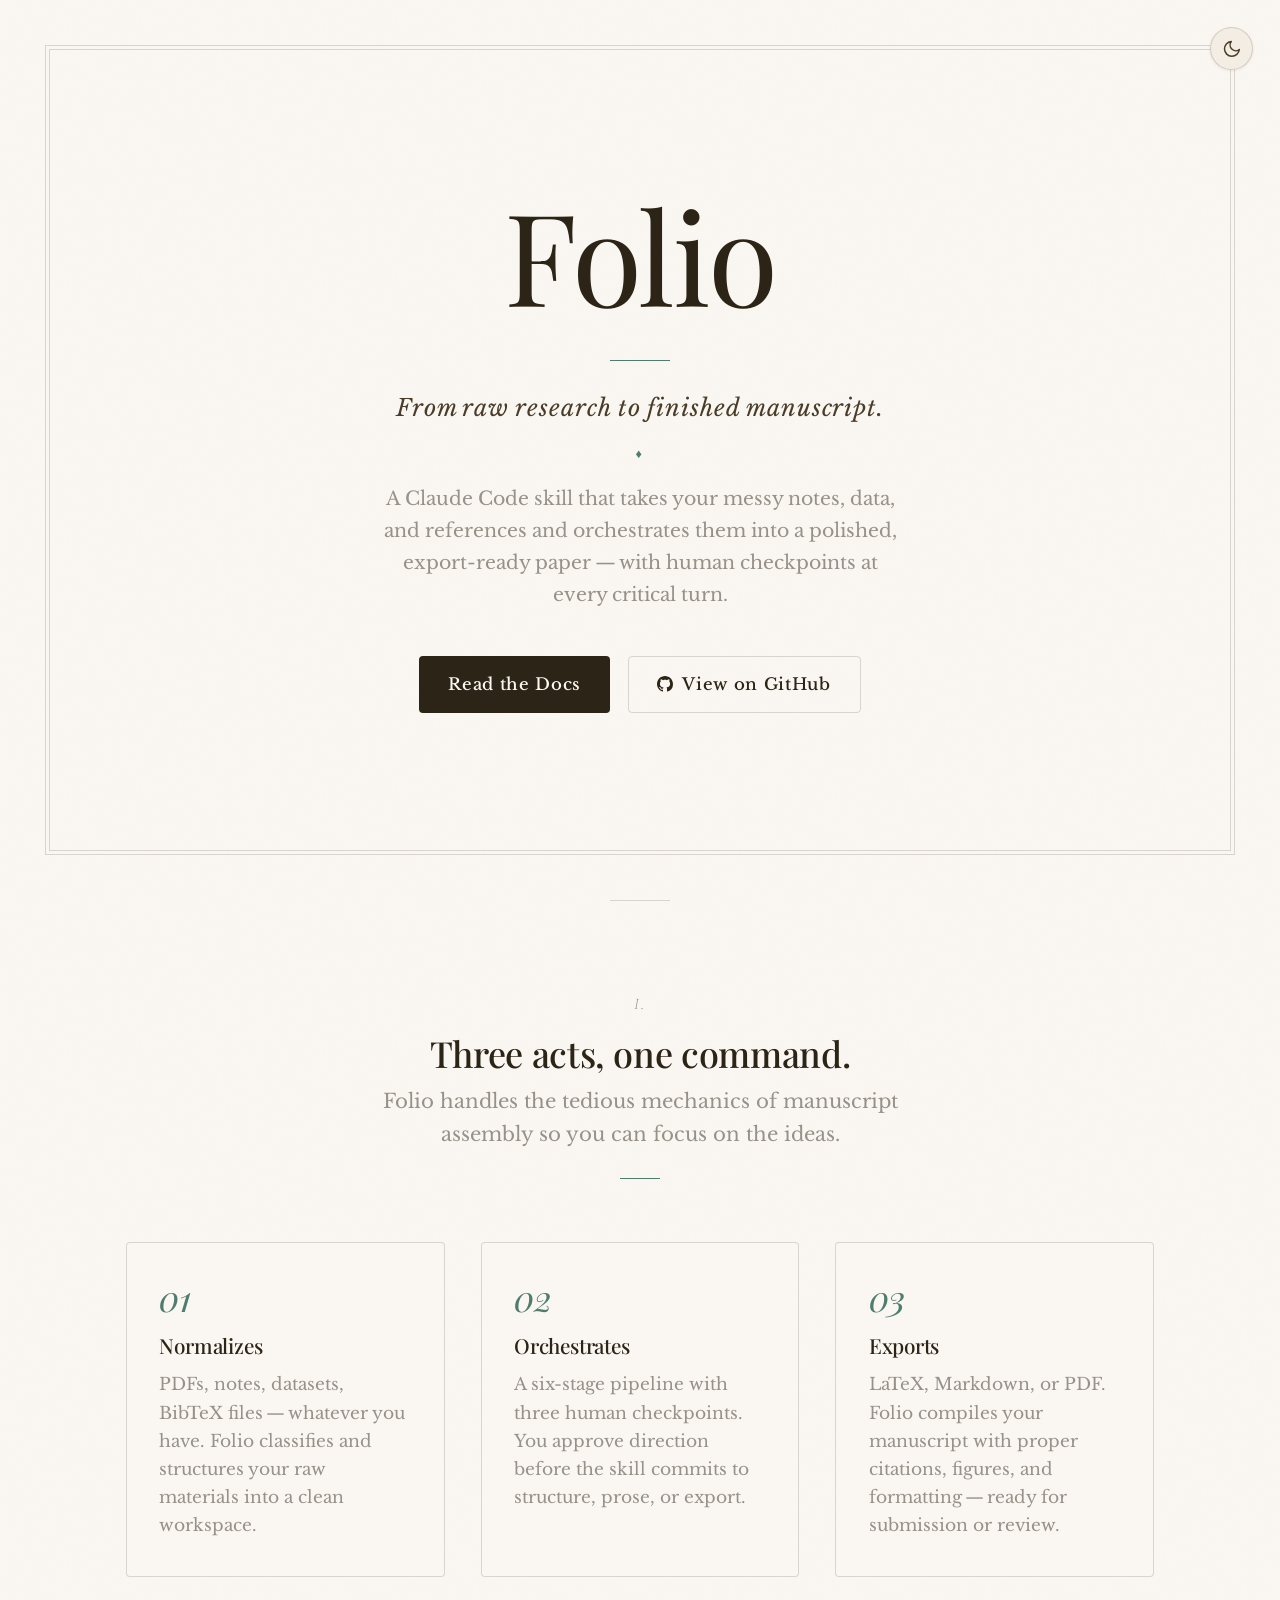
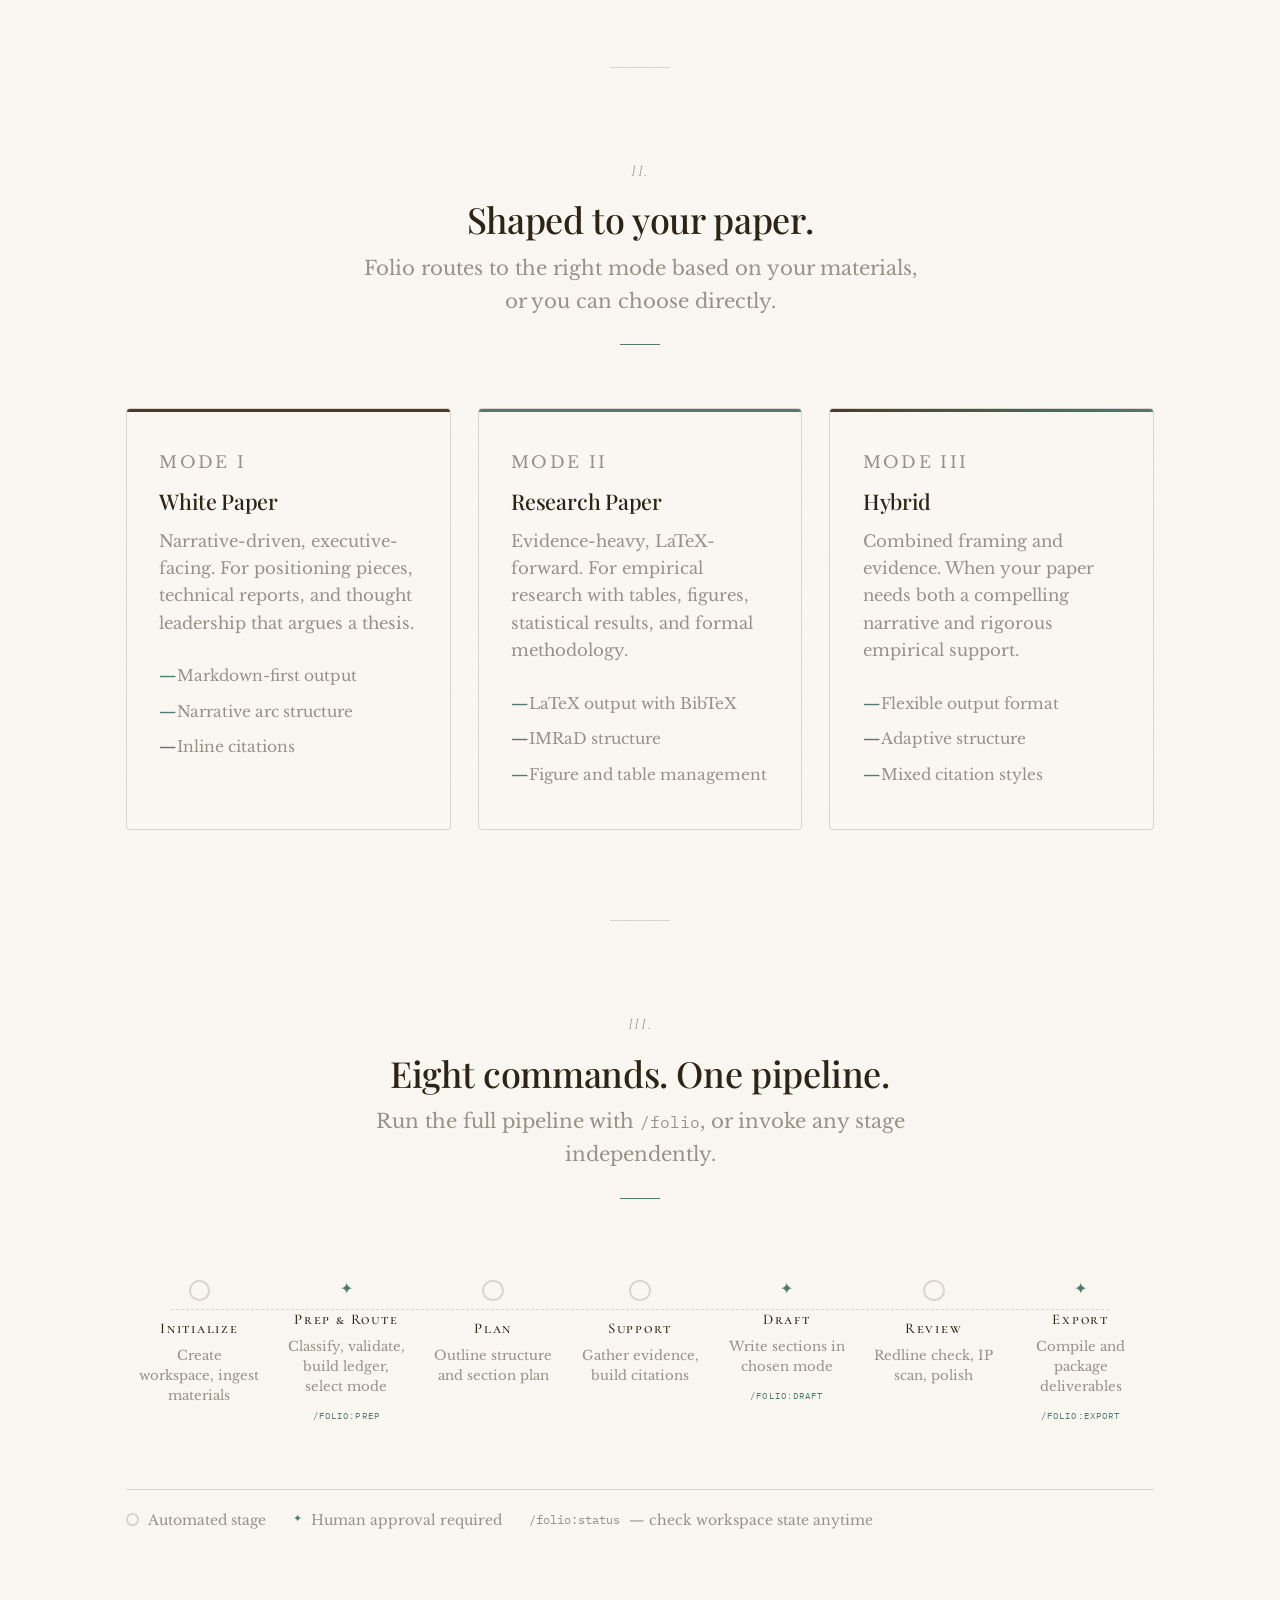
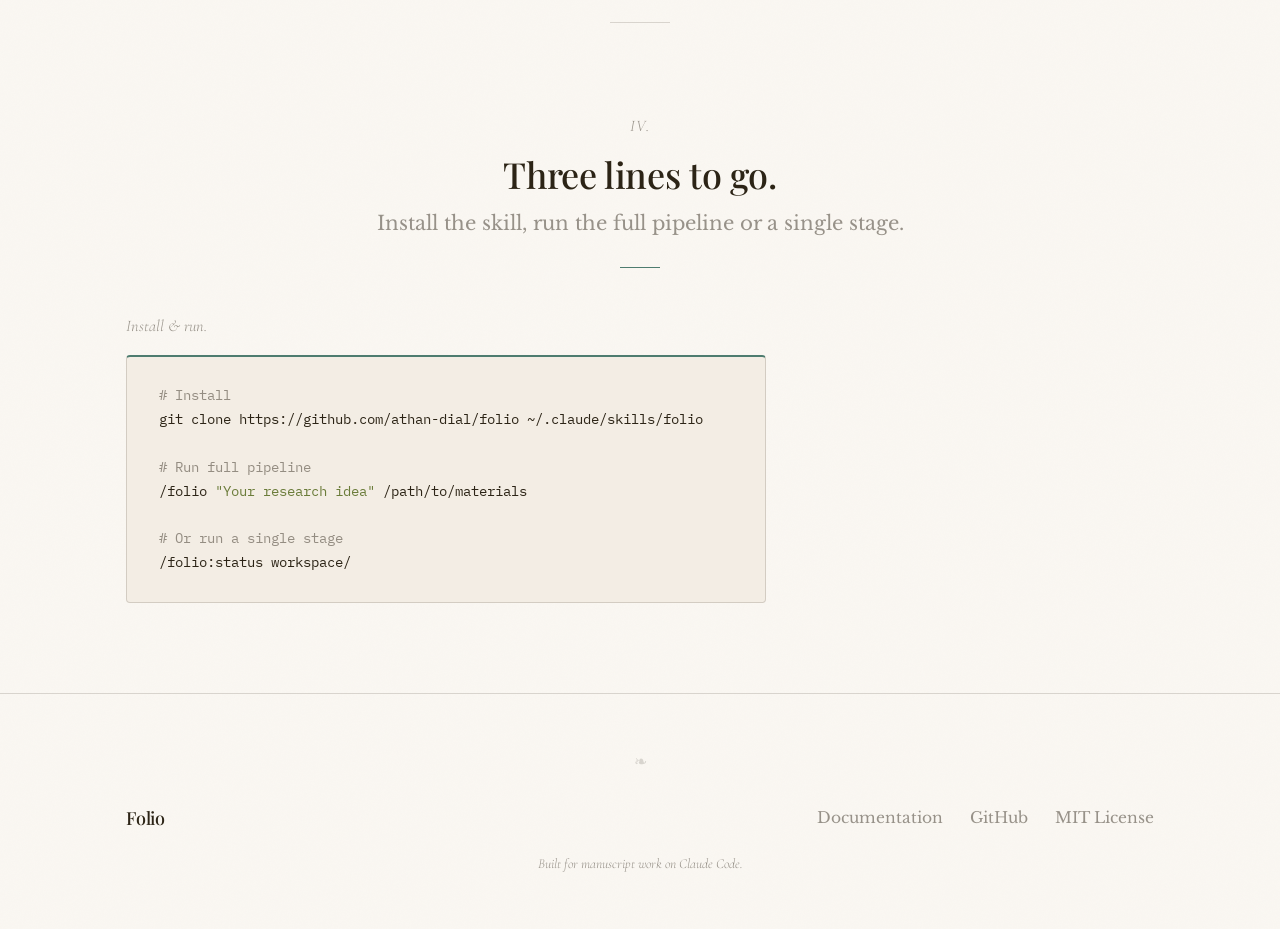
<file: plugins/folio/site/index.html>
<!DOCTYPE html>
<html lang="en">
<head>
<meta charset="UTF-8">
<meta name="viewport" content="width=device-width, initial-scale=1.0">
<title>Folio &mdash; From raw research to finished manuscript</title>
<meta name="description" content="A Claude Code skill that orchestrates research manuscripts from messy materials into polished, exportable papers.">
<link href="https://fonts.googleapis.com/css2?family=Cormorant+Garamond:ital,wght@0,300;0,400;0,500;1,300;1,400&family=Libre+Baskerville:ital,wght@0,400;0,700;1,400&family=Playfair+Display:ital,wght@0,400;0,500;0,600;0,700;1,400;1,500&family=IBM+Plex+Mono:ital,wght@0,300;0,400;0,500;1,400&display=swap" rel="stylesheet">
<style>
/* ================================================================
   RESET & BASE
   ================================================================ */
*, *::before, *::after { margin: 0; padding: 0; box-sizing: border-box; }

:root {
  --ink:        #2c2416;
  --ink-light:  #4a3c28;
  --ink-lighter: rgba(44, 36, 22, 0.48);
  --ink-faint:  rgba(44, 36, 22, 0.16);
  --ink-ghost:  rgba(44, 36, 22, 0.08);
  --verdigris:  #4e7c6f;
  --verdigris-light: rgba(78, 124, 111, 0.12);
  --parchment:  #faf7f2;
  --parchment-warm: #f3ede4;
  --parchment-deep: #ebe3d6;
  --code-bg:    #f3ede4;
  --shadow-sm:  0 1px 3px rgba(44, 36, 22, 0.08);
  --shadow-md:  0 4px 12px rgba(44, 36, 22, 0.10);
  --shadow-lg:  0 8px 24px rgba(44, 36, 22, 0.12);
  --radius:     4px;
  --transition: 220ms ease;
}

[data-theme="dark"] {
  --ink:        #f2ebe0;
  --ink-light:  #c8baa6;
  --ink-lighter: rgba(242, 235, 224, 0.46);
  --ink-faint:  rgba(242, 235, 224, 0.14);
  --ink-ghost:  rgba(242, 235, 224, 0.06);
  --verdigris:  #7ab8a8;
  --verdigris-light: rgba(122, 184, 168, 0.14);
  --parchment:  #1e1a14;
  --parchment-warm: #26211a;
  --parchment-deep: #2e2820;
  --code-bg:    #26211a;
  --shadow-sm:  0 1px 3px rgba(10, 8, 4, 0.24);
  --shadow-md:  0 4px 12px rgba(10, 8, 4, 0.30);
  --shadow-lg:  0 8px 24px rgba(10, 8, 4, 0.36);
}

html {
  font-size: 18px;
  scroll-behavior: smooth;
  -webkit-font-smoothing: antialiased;
}

/* Paper texture */
body {
  font-family: "Libre Baskerville", Georgia, serif;
  font-size: 1rem;
  font-weight: 400;
  color: var(--ink);
  background: var(--parchment);
  line-height: 1.72;
  transition: background var(--transition), color var(--transition);
  background-image: url("data:image/svg+xml,%3Csvg viewBox='0 0 256 256' xmlns='http://www.w3.org/2000/svg'%3E%3Cfilter id='n'%3E%3CfeTurbulence type='fractalNoise' baseFrequency='0.9' numOctaves='4' stitchTiles='stitch'/%3E%3C/filter%3E%3Crect width='100%25' height='100%25' filter='url(%23n)' opacity='0.02'/%3E%3C/svg%3E");
  background-repeat: repeat;
  background-size: 256px 256px;
}

[data-theme="dark"] body {
  background-image: url("data:image/svg+xml,%3Csvg viewBox='0 0 256 256' xmlns='http://www.w3.org/2000/svg'%3E%3Cfilter id='n'%3E%3CfeTurbulence type='fractalNoise' baseFrequency='0.9' numOctaves='4' stitchTiles='stitch'/%3E%3C/filter%3E%3Crect width='100%25' height='100%25' filter='url(%23n)' opacity='0.03'/%3E%3C/svg%3E");
}

/* Selection */
::selection {
  background: rgba(78, 124, 111, 0.2);
}
[data-theme="dark"] ::selection {
  background: rgba(122, 184, 168, 0.2);
}

/* ================================================================
   TYPOGRAPHY
   ================================================================ */
h1, h2, h3, h4 {
  font-family: "Playfair Display", Georgia, serif;
  font-weight: 500;
  letter-spacing: -0.01em;
  line-height: 1.3;
}

a {
  color: var(--verdigris);
  text-decoration: none;
  border-bottom: 1px solid var(--verdigris-light);
  transition: color var(--transition), border-color var(--transition);
}
a:hover {
  border-bottom-color: var(--verdigris);
}

code, .code {
  font-family: "IBM Plex Mono", Menlo, monospace;
  font-weight: 400;
  font-size: 0.82em;
}

.small-caps {
  font-variant: small-caps;
  letter-spacing: 0.12em;
  font-weight: 500;
}

/* ================================================================
   LAYOUT
   ================================================================ */
.container {
  max-width: var(--max-w, 1100px);
  margin: 0 auto;
  padding: 0 2rem;
}

section {
  padding: 5rem 0;
}

/* Section divider — thin centered hairline */
.section-divider {
  display: block;
  width: 60px;
  height: 1px;
  background: var(--ink-faint);
  border: none;
  margin: 0 auto;
}

/* ================================================================
   THEME TOGGLE
   ================================================================ */
.theme-toggle {
  position: fixed;
  top: 1.5rem;
  right: 1.5rem;
  z-index: 100;
  width: 2.4rem;
  height: 2.4rem;
  border: 1px solid var(--ink-faint);
  border-radius: 50%;
  background: var(--parchment-warm);
  cursor: pointer;
  display: flex;
  align-items: center;
  justify-content: center;
  transition: background var(--transition), border-color var(--transition), transform 180ms ease;
  box-shadow: var(--shadow-sm);
}
.theme-toggle:hover {
  transform: scale(1.08);
  border-color: var(--ink-lighter);
}
.theme-toggle svg {
  width: 1.1rem;
  height: 1.1rem;
  fill: none;
  stroke: var(--ink-light);
  stroke-width: 1.8;
  stroke-linecap: round;
  stroke-linejoin: round;
  transition: stroke var(--transition);
}
.theme-toggle .icon-moon { display: block; }
.theme-toggle .icon-sun  { display: none; }
[data-theme="dark"] .theme-toggle .icon-moon { display: none; }
[data-theme="dark"] .theme-toggle .icon-sun  { display: block; }

/* ================================================================
   HERO
   ================================================================ */
.hero {
  min-height: 100vh;
  display: flex;
  align-items: center;
  justify-content: center;
  text-align: center;
  padding: 4rem 2rem;
  position: relative;
  overflow: hidden;
}

/* Double decorative border frame — outer rule */
.hero::before {
  content: "";
  position: absolute;
  inset: 2.5rem;
  border: 1px solid var(--ink-faint);
  pointer-events: none;
}

/* Double decorative border frame — inner rule (3px gap) */
.hero::after {
  content: "";
  position: absolute;
  inset: calc(2.5rem + 4px);
  border: 1px solid var(--ink-faint);
  pointer-events: none;
}

.hero-inner {
  max-width: 680px;
}

.hero-title {
  font-family: "Playfair Display", Georgia, serif;
  font-size: clamp(4rem, 10vw, 8rem);
  font-weight: 400;
  letter-spacing: -0.02em;
  line-height: 1.05;
  margin-bottom: 0.3em;
  color: var(--ink);
}

.hero-rule {
  width: 60px;
  height: 1px;
  background: var(--verdigris);
  border: none;
  margin: 0 auto 1.5rem;
}

.hero-tagline {
  font-family: "Libre Baskerville", Georgia, serif;
  font-size: 1.3rem;
  font-weight: 400;
  font-style: italic;
  font-style: italic;
  color: var(--ink-light);
  margin-bottom: 0.8rem;
  letter-spacing: 0.04em;
}

/* Ornamental flourish */
.hero-ornament {
  display: block;
  text-align: center;
  font-size: 0.7rem;
  color: var(--verdigris);
  margin-bottom: 1rem;
  letter-spacing: 0.2em;
}

.hero-desc {
  font-family: "Libre Baskerville", Georgia, serif;
  font-weight: 400;
  font-size: 1.05rem;
  color: var(--ink-lighter);
  max-width: 520px;
  margin: 0 auto 2.5rem;
  line-height: 1.7;
}

.hero-ctas {
  display: flex;
  gap: 1rem;
  justify-content: center;
  flex-wrap: wrap;
}

.btn {
  display: inline-flex;
  align-items: center;
  gap: 0.5rem;
  padding: 0.72rem 1.6rem;
  font-family: "Libre Baskerville", Georgia, serif;
  font-size: 0.92rem;
  font-weight: 500;
  letter-spacing: 0.04em;
  border: none;
  border-radius: var(--radius);
  cursor: pointer;
  transition: all var(--transition);
  text-decoration: none;
  border-bottom: none;
}

.btn-primary {
  background: var(--ink);
  color: var(--parchment);
}
.btn-primary:hover {
  background: var(--ink-light);
  border-bottom-color: transparent;
}

.btn-secondary {
  background: transparent;
  color: var(--ink);
  border: 1px solid var(--ink-faint);
}
.btn-secondary:hover {
  border-color: var(--ink-lighter);
  background: var(--ink-ghost);
  border-bottom-color: var(--ink-lighter);
}

/* ================================================================
   SECTION HEADERS
   ================================================================ */
.section-numeral {
  font-family: "Cormorant Garamond", Georgia, serif;
  font-style: italic;
  font-weight: 300;
  font-size: 0.9rem;
  color: var(--ink-lighter);
  letter-spacing: 0.1em;
  margin-bottom: 0.6rem;
  display: block;
}

.section-title {
  font-family: "Playfair Display", Georgia, serif;
  font-weight: 500;
  font-size: 2rem;
  margin-bottom: 0.5rem;
}

.section-subtitle {
  font-family: "Libre Baskerville", Georgia, serif;
  font-weight: 400;
  font-size: 1.1rem;
  color: var(--ink-lighter);
  max-width: 560px;
  line-height: 1.65;
}

.section-rule {
  width: 40px;
  height: 1px;
  background: var(--verdigris);
  border: none;
  margin: 1.5rem auto 0;
  display: block;
}

.section-header-centered {
  text-align: center;
}

.section-header-centered .section-subtitle {
  margin-left: auto;
  margin-right: auto;
}

/* ================================================================
   VALUE CARDS (What it does)
   ================================================================ */
.value-grid {
  display: grid;
  grid-template-columns: repeat(3, 1fr);
  gap: 2rem;
  margin-top: 3.5rem;
}

.value-card {
  padding: 2rem 1.8rem;
  background: var(--parchment);
  border: 1px solid var(--ink-faint);
  border-radius: var(--radius);
  transition: border-color var(--transition), transform 180ms ease, box-shadow 180ms ease;
}
.value-card:hover {
  border-color: var(--verdigris);
  transform: translateY(-2px);
  box-shadow: 0 2px 8px rgba(44, 36, 22, 0.06);
}

.value-numeral {
  font-family: "Playfair Display", Georgia, serif;
  font-style: italic;
  font-size: 2rem;
  font-weight: 400;
  color: var(--verdigris);
  line-height: 1;
  margin-bottom: 1rem;
  display: block;
}

.value-card h3 {
  font-family: "Playfair Display", Georgia, serif;
  font-weight: 500;
  font-size: 1.15rem;
  margin-bottom: 0.6rem;
}

.value-card p {
  font-family: "Libre Baskerville", Georgia, serif;
  font-weight: 400;
  font-size: 0.95rem;
  color: var(--ink-lighter);
  line-height: 1.65;
}

/* ================================================================
   THREE MODES
   ================================================================ */
.modes-grid {
  display: grid;
  grid-template-columns: repeat(3, 1fr);
  gap: 1.5rem;
  margin-top: 3.5rem;
}

.mode-card {
  position: relative;
  padding: 2.2rem 1.8rem 2rem;
  border: 1px solid var(--ink-faint);
  border-radius: var(--radius);
  background: var(--parchment);
  transition: border-color var(--transition), transform 180ms ease, box-shadow 180ms ease;
  overflow: hidden;
}
.mode-card:hover {
  border-color: var(--verdigris);
  transform: translateY(-2px);
  box-shadow: 0 2px 8px rgba(44, 36, 22, 0.06);
}

/* Top accent bar */
.mode-card::before {
  content: "";
  position: absolute;
  top: 0;
  left: 0;
  right: 0;
  height: 3px;
}

.mode-card[data-mode="white"]::before  { background: var(--ink-light); }
.mode-card[data-mode="data"]::before   { background: var(--verdigris); }
.mode-card[data-mode="hybrid"]::before {
  background: linear-gradient(90deg, var(--ink-light), var(--verdigris));
}

.mode-label {
  font-family: "Cormorant Garamond", Georgia, serif;
  font-size: 0.68rem;
  font-weight: 500;
  letter-spacing: 0.14em;
  text-transform: uppercase;
  color: var(--ink-lighter);
  margin-bottom: 0.6rem;
}

.mode-card h3 {
  font-family: "Playfair Display", Georgia, serif;
  font-weight: 500;
  font-size: 1.2rem;
  margin-bottom: 0.7rem;
}

.mode-card p {
  font-family: "Libre Baskerville", Georgia, serif;
  font-weight: 400;
  font-size: 0.92rem;
  color: var(--ink-lighter);
  line-height: 1.65;
}

.mode-traits {
  margin-top: 1.2rem;
  list-style: none;
  font-family: "Libre Baskerville", Georgia, serif;
  font-size: 0.86rem;
  color: var(--ink-lighter);
}
.mode-traits li {
  padding: 0.25rem 0;
  padding-left: 1rem;
  position: relative;
}
.mode-traits li::before {
  content: "\2014";
  position: absolute;
  left: 0;
  color: var(--verdigris);
  font-weight: 600;
}

/* ================================================================
   WORKFLOW PIPELINE
   ================================================================ */
.pipeline {
  margin-top: 3.5rem;
  position: relative;
}

/* Horizontal track */
.pipeline-track {
  display: flex;
  align-items: flex-start;
  position: relative;
  padding: 1rem 0 2rem;
}

/* Connecting line — dashed for literary feel */
.pipeline-track::before {
  content: "";
  position: absolute;
  top: 2.6rem;
  left: 2.5rem;
  right: 2.5rem;
  height: 0;
  border-top: 1px dashed var(--ink-faint);
}

.pipeline-stage {
  flex: 1;
  text-align: center;
  position: relative;
  z-index: 1;
}

.stage-dot {
  width: 1.2rem;
  height: 1.2rem;
  border-radius: 50%;
  background: var(--parchment);
  border: 2px solid var(--ink-faint);
  margin: 0 auto 0.8rem;
  transition: border-color 400ms ease, background 400ms ease, transform 300ms ease;
}

/* Checkpoint styling — ornament instead of filled dot */
.pipeline-stage[data-checkpoint] .stage-dot {
  width: auto;
  height: auto;
  border: none;
  border-radius: 0;
  background: transparent;
  font-size: 0.9rem;
  color: var(--verdigris);
  line-height: 1;
  margin-bottom: 0.6rem;
}

.pipeline-stage[data-checkpoint] .stage-dot::after {
  content: "\2726";
  display: block;
}

.stage-name {
  font-family: "Cormorant Garamond", Georgia, serif;
  font-variant: small-caps;
  letter-spacing: 0.12em;
  font-size: 0.82rem;
  font-weight: 500;
  margin-bottom: 0.3rem;
  color: var(--ink);
}

.stage-desc {
  font-family: "Libre Baskerville", Georgia, serif;
  font-weight: 400;
  font-size: 0.74rem;
  color: var(--ink-lighter);
  line-height: 1.5;
  max-width: 120px;
  margin: 0 auto;
}

.stage-checkpoint-label {
  display: none;
  font-family: "Cormorant Garamond", Georgia, serif;
  font-size: 0.62rem;
  font-weight: 500;
  letter-spacing: 0.1em;
  text-transform: uppercase;
  color: var(--verdigris);
  margin-top: 0.5rem;
}

.pipeline-stage[data-checkpoint] .stage-checkpoint-label {
  display: block;
}

/* Pipeline legend */
.pipeline-legend {
  display: flex;
  align-items: center;
  gap: 1.5rem;
  margin-top: 1.5rem;
  padding-top: 1rem;
  border-top: 1px solid var(--ink-faint);
  font-family: "Libre Baskerville", Georgia, serif;
  font-size: 0.78rem;
  color: var(--ink-lighter);
}

.legend-item {
  display: flex;
  align-items: center;
  gap: 0.5rem;
}

.legend-dot {
  width: 0.7rem;
  height: 0.7rem;
  border-radius: 50%;
  border: 2px solid var(--ink-faint);
  background: var(--parchment);
  flex-shrink: 0;
}

.legend-dot--checkpoint {
  border: none;
  border-radius: 0;
  width: auto;
  height: auto;
  font-size: 0.6rem;
  color: var(--verdigris);
  line-height: 1;
}
.legend-dot--checkpoint::after {
  content: "\2726";
}

/* ================================================================
   QUICK START
   ================================================================ */
.quickstart-block {
  margin-top: 2.5rem;
  max-width: 640px;
}

.quickstart-label {
  font-family: "Cormorant Garamond", Georgia, serif;
  font-style: italic;
  font-weight: 300;
  font-size: 0.9rem;
  color: var(--ink-lighter);
  margin-bottom: 0.8rem;
}

.code-block {
  background: var(--code-bg);
  border: 1px solid var(--ink-faint);
  border-top: 2px solid var(--verdigris);
  border-radius: var(--radius);
  padding: 1.5rem 1.8rem;
  overflow-x: auto;
  position: relative;
}

.code-block pre {
  margin: 0;
  font-family: "IBM Plex Mono", Menlo, monospace;
  font-weight: 400;
  font-size: 0.78rem;
  line-height: 1.7;
  color: var(--ink);
}

.code-comment {
  color: var(--ink-lighter);
}

.code-string {
  color: #6b7c3a;
}
[data-theme="dark"] .code-string {
  color: #a4b86a;
}

/* ================================================================
   FOOTER
   ================================================================ */
footer {
  padding: 3rem 0;
  border-top: 1px solid var(--ink-faint);
}

.footer-ornament {
  display: block;
  text-align: center;
  font-size: 0.9rem;
  color: var(--ink-faint);
  margin-bottom: 1.5rem;
}

.footer-inner {
  display: flex;
  align-items: center;
  justify-content: space-between;
  flex-wrap: wrap;
  gap: 1rem;
}

.footer-brand {
  font-family: "Playfair Display", Georgia, serif;
  font-weight: 500;
  font-size: 1rem;
  color: var(--ink);
  letter-spacing: -0.01em;
}

.footer-links {
  display: flex;
  gap: 1.5rem;
  list-style: none;
  font-family: "Libre Baskerville", Georgia, serif;
  font-size: 0.86rem;
}

.footer-links a {
  color: var(--ink-lighter);
  border-bottom: none;
}
.footer-links a:hover {
  color: var(--verdigris);
}

.footer-note {
  width: 100%;
  text-align: center;
  font-family: "Cormorant Garamond", Georgia, serif;
  font-style: italic;
  font-weight: 300;
  font-size: 0.76rem;
  color: var(--ink-lighter);
  margin-top: 1rem;
}

/* ================================================================
   SCROLL ANIMATIONS
   ================================================================ */
@media (prefers-reduced-motion: no-preference) {
  .js-ready .reveal {
    opacity: 0;
    transform: translateY(1.2rem) scale(0.98);
    transition: opacity 800ms ease-out, transform 800ms ease-out;
  }
  .js-ready .reveal.visible {
    opacity: 1;
    transform: translateY(0) scale(1);
  }

  .js-ready .reveal-stagger > * {
    opacity: 0;
    transform: translateY(1rem) scale(0.98);
    transition: opacity 700ms ease-out, transform 700ms ease-out;
  }
  .js-ready .reveal-stagger.visible > *:nth-child(1) { transition-delay: 0ms; }
  .js-ready .reveal-stagger.visible > *:nth-child(2) { transition-delay: 140ms; }
  .js-ready .reveal-stagger.visible > *:nth-child(3) { transition-delay: 280ms; }
  .js-ready .reveal-stagger.visible > *:nth-child(4) { transition-delay: 420ms; }
  .js-ready .reveal-stagger.visible > *:nth-child(5) { transition-delay: 560ms; }
  .js-ready .reveal-stagger.visible > *:nth-child(6) { transition-delay: 700ms; }
  .js-ready .reveal-stagger.visible > * {
    opacity: 1;
    transform: translateY(0) scale(1);
  }

  .js-ready .pipeline-track .pipeline-stage {
    opacity: 0;
    transform: translateY(0.8rem) scale(0.98);
    transition: opacity 600ms ease-out, transform 600ms ease-out;
  }
  .js-ready .pipeline-track.visible .pipeline-stage {
    opacity: 1;
    transform: translateY(0) scale(1);
  }
  .js-ready .pipeline-track.visible .pipeline-stage:nth-child(1) { transition-delay: 0ms; }
  .js-ready .pipeline-track.visible .pipeline-stage:nth-child(2) { transition-delay: 120ms; }
  .js-ready .pipeline-track.visible .pipeline-stage:nth-child(3) { transition-delay: 240ms; }
  .js-ready .pipeline-track.visible .pipeline-stage:nth-child(4) { transition-delay: 360ms; }
  .js-ready .pipeline-track.visible .pipeline-stage:nth-child(5) { transition-delay: 480ms; }
  .js-ready .pipeline-track.visible .pipeline-stage:nth-child(6) { transition-delay: 600ms; }
}

/* Pipeline line animation */
@media (prefers-reduced-motion: no-preference) {
  .js-ready .pipeline-track::before {
    transform: scaleX(0);
    transform-origin: left;
    transition: transform 800ms ease 200ms;
  }
  .js-ready .pipeline-track.visible::before {
    transform: scaleX(1);
  }
}

/* ================================================================
   RESPONSIVE
   ================================================================ */
@media (max-width: 820px) {
  html { font-size: 16px; }

  .hero-title { font-size: clamp(3rem, 10vw, 5rem); }
  .hero::before { inset: 1.5rem; }
  .hero::after { inset: calc(1.5rem + 4px); }

  .value-grid {
    grid-template-columns: 1fr;
    gap: 1.2rem;
  }

  .modes-grid {
    grid-template-columns: 1fr;
    gap: 1.2rem;
  }

  .pipeline-track {
    flex-direction: column;
    align-items: flex-start;
    padding-left: 2rem;
  }

  .pipeline-track::before {
    top: 0;
    bottom: 0;
    left: 1.35rem;
    right: auto;
    width: 0;
    height: auto;
    border-top: none;
    border-left: 1px dashed var(--ink-faint);
    transform: scaleY(0);
    transform-origin: top;
  }
  .pipeline-track.visible::before {
    transform: scaleY(1);
  }

  .pipeline-stage {
    text-align: left;
    display: flex;
    align-items: flex-start;
    gap: 1rem;
    padding: 0.6rem 0;
  }

  .stage-dot {
    margin: 0.15rem 0 0;
    flex-shrink: 0;
  }

  .stage-desc {
    max-width: none;
    margin: 0;
  }

  .pipeline-legend {
    flex-direction: column;
    align-items: flex-start;
    gap: 0.5rem;
  }
}

@media (max-width: 520px) {
  .hero-title { font-size: clamp(2.8rem, 10vw, 4rem); }
  .hero-tagline { font-size: 1.15rem; }
  .hero-ctas { flex-direction: column; align-items: center; }
  .container { padding: 0 1.2rem; }
  section { padding: 3.5rem 0; }

  .footer-inner {
    flex-direction: column;
    text-align: center;
  }
  .footer-links { justify-content: center; }
}
</style>
</head>
<body>

<!-- Theme Toggle -->
<button class="theme-toggle" aria-label="Toggle dark mode" type="button">
  <svg class="icon-moon" viewBox="0 0 24 24"><path d="M21 12.79A9 9 0 1 1 11.21 3 7 7 0 0 0 21 12.79z"/></svg>
  <svg class="icon-sun" viewBox="0 0 24 24"><circle cx="12" cy="12" r="5"/><line x1="12" y1="1" x2="12" y2="3"/><line x1="12" y1="21" x2="12" y2="23"/><line x1="4.22" y1="4.22" x2="5.64" y2="5.64"/><line x1="18.36" y1="18.36" x2="19.78" y2="19.78"/><line x1="1" y1="12" x2="3" y2="12"/><line x1="21" y1="12" x2="23" y2="12"/><line x1="4.22" y1="19.78" x2="5.64" y2="18.36"/><line x1="18.36" y1="5.64" x2="19.78" y2="4.22"/></svg>
</button>

<!-- ============================================================
     HERO
     ============================================================ -->
<section class="hero">
  <div class="hero-inner">
    <h1 class="hero-title">Folio</h1>
    <hr class="hero-rule">
    <p class="hero-tagline">From raw research to finished manuscript.</p>
    <span class="hero-ornament">&diams;</span>
    <p class="hero-desc">
      A Claude Code skill that takes your messy notes, data, and references
      and orchestrates them into a polished, export-ready paper&thinsp;&mdash;&thinsp;with
      human checkpoints at every critical turn.
    </p>
    <div class="hero-ctas">
      <a href="docs/" class="btn btn-primary">Read the Docs</a>
      <a href="https://github.com/athan-dial/folio" class="btn btn-secondary">
        <svg width="16" height="16" viewBox="0 0 16 16" fill="currentColor" style="flex-shrink:0"><path d="M8 0C3.58 0 0 3.58 0 8c0 3.54 2.29 6.53 5.47 7.59.4.07.55-.17.55-.38 0-.19-.01-.82-.01-1.49-2.01.37-2.53-.49-2.69-.94-.09-.23-.48-.94-.82-1.13-.28-.15-.68-.52-.01-.53.63-.01 1.08.58 1.23.82.72 1.21 1.87.87 2.33.66.07-.52.28-.87.51-1.07-1.78-.2-3.64-.89-3.64-3.95 0-.87.31-1.59.82-2.15-.08-.2-.36-1.02.08-2.12 0 0 .67-.21 2.2.82.64-.18 1.32-.27 2-.27.68 0 1.36.09 2 .27 1.53-1.04 2.2-.82 2.2-.82.44 1.1.16 1.92.08 2.12.51.56.82 1.27.82 2.15 0 3.07-1.87 3.75-3.65 3.95.29.25.54.73.54 1.48 0 1.07-.01 1.93-.01 2.2 0 .21.15.46.55.38A8.01 8.01 0 0 0 16 8c0-4.42-3.58-8-8-8z"/></svg>
        View on GitHub
      </a>
    </div>
  </div>
</section>

<hr class="section-divider">

<!-- ============================================================
     WHAT IT DOES
     ============================================================ -->
<section>
  <div class="container">
    <div class="reveal section-header-centered">
      <span class="section-numeral">I.</span>
      <h2 class="section-title">Three acts, one command.</h2>
      <p class="section-subtitle">
        Folio handles the tedious mechanics of manuscript assembly
        so you can focus on the ideas.
      </p>
      <hr class="section-rule">
    </div>

    <div class="value-grid reveal-stagger">
      <!-- Normalizes -->
      <div class="value-card">
        <span class="value-numeral">01</span>
        <h3>Normalizes</h3>
        <p>
          PDFs, notes, datasets, BibTeX files&thinsp;&mdash;&thinsp;whatever you have.
          Folio classifies and structures your raw materials into a clean workspace.
        </p>
      </div>

      <!-- Orchestrates -->
      <div class="value-card">
        <span class="value-numeral">02</span>
        <h3>Orchestrates</h3>
        <p>
          A six-stage pipeline with three human checkpoints.
          You approve direction before the skill commits to structure, prose, or export.
        </p>
      </div>

      <!-- Exports -->
      <div class="value-card">
        <span class="value-numeral">03</span>
        <h3>Exports</h3>
        <p>
          LaTeX, Markdown, or PDF. Folio compiles your manuscript with proper
          citations, figures, and formatting&thinsp;&mdash;&thinsp;ready for submission or review.
        </p>
      </div>
    </div>
  </div>
</section>

<hr class="section-divider">

<!-- ============================================================
     THREE MODES
     ============================================================ -->
<section>
  <div class="container">
    <div class="reveal section-header-centered">
      <span class="section-numeral">II.</span>
      <h2 class="section-title">Shaped to your paper.</h2>
      <p class="section-subtitle">
        Folio routes to the right mode based on your materials, or you
        can choose directly.
      </p>
      <hr class="section-rule">
    </div>

    <div class="modes-grid reveal-stagger">
      <div class="mode-card" data-mode="white">
        <p class="mode-label">Mode I</p>
        <h3>White Paper</h3>
        <p>
          Narrative-driven, executive-facing. For positioning pieces,
          technical reports, and thought leadership that argues a thesis.
        </p>
        <ul class="mode-traits">
          <li>Markdown-first output</li>
          <li>Narrative arc structure</li>
          <li>Inline citations</li>
        </ul>
      </div>

      <div class="mode-card" data-mode="data">
        <p class="mode-label">Mode II</p>
        <h3>Research Paper</h3>
        <p>
          Evidence-heavy, LaTeX-forward. For empirical research with
          tables, figures, statistical results, and formal methodology.
        </p>
        <ul class="mode-traits">
          <li>LaTeX output with BibTeX</li>
          <li>IMRaD structure</li>
          <li>Figure and table management</li>
        </ul>
      </div>

      <div class="mode-card" data-mode="hybrid">
        <p class="mode-label">Mode III</p>
        <h3>Hybrid</h3>
        <p>
          Combined framing and evidence. When your paper needs both a
          compelling narrative and rigorous empirical support.
        </p>
        <ul class="mode-traits">
          <li>Flexible output format</li>
          <li>Adaptive structure</li>
          <li>Mixed citation styles</li>
        </ul>
      </div>
    </div>
  </div>
</section>

<hr class="section-divider">

<!-- ============================================================
     WORKFLOW PIPELINE
     ============================================================ -->
<section>
  <div class="container">
    <div class="reveal section-header-centered">
      <span class="section-numeral">III.</span>
      <h2 class="section-title">Eight commands. One pipeline.</h2>
      <p class="section-subtitle">
        Run the full pipeline with <code>/folio</code>, or invoke any stage independently.
      </p>
      <hr class="section-rule">
    </div>

    <div class="pipeline">
      <div class="pipeline-track">
        <div class="pipeline-stage">
          <div class="stage-dot"></div>
          <div>
            <p class="stage-name">Initialize</p>
            <p class="stage-desc">Create workspace, ingest materials</p>
            <p class="stage-checkpoint-label"><code>/folio:init</code></p>
          </div>
        </div>

        <div class="pipeline-stage" data-checkpoint>
          <div class="stage-dot"></div>
          <div>
            <p class="stage-name">Prep &amp; Route</p>
            <p class="stage-desc">Classify, validate, build ledger, select mode</p>
            <p class="stage-checkpoint-label"><code>/folio:prep</code></p>
          </div>
        </div>

        <div class="pipeline-stage">
          <div class="stage-dot"></div>
          <div>
            <p class="stage-name">Plan</p>
            <p class="stage-desc">Outline structure and section plan</p>
            <p class="stage-checkpoint-label"><code>/folio:plan</code></p>
          </div>
        </div>

        <div class="pipeline-stage">
          <div class="stage-dot"></div>
          <div>
            <p class="stage-name">Support</p>
            <p class="stage-desc">Gather evidence, build citations</p>
            <p class="stage-checkpoint-label"><code>/folio:support</code></p>
          </div>
        </div>

        <div class="pipeline-stage" data-checkpoint>
          <div class="stage-dot"></div>
          <div>
            <p class="stage-name">Draft</p>
            <p class="stage-desc">Write sections in chosen mode</p>
            <p class="stage-checkpoint-label"><code>/folio:draft</code></p>
          </div>
        </div>

        <div class="pipeline-stage">
          <div class="stage-dot"></div>
          <div>
            <p class="stage-name">Review</p>
            <p class="stage-desc">Redline check, IP scan, polish</p>
            <p class="stage-checkpoint-label"><code>/folio:review</code></p>
          </div>
        </div>

        <div class="pipeline-stage" data-checkpoint>
          <div class="stage-dot"></div>
          <div>
            <p class="stage-name">Export</p>
            <p class="stage-desc">Compile and package deliverables</p>
            <p class="stage-checkpoint-label"><code>/folio:export</code></p>
          </div>
        </div>
      </div>

      <div class="pipeline-legend reveal">
        <div class="legend-item">
          <span class="legend-dot"></span>
          Automated stage
        </div>
        <div class="legend-item">
          <span class="legend-dot legend-dot--checkpoint"></span>
          Human approval required
        </div>
        <div class="legend-item">
          <code>/folio:status</code> &mdash; check workspace state anytime
        </div>
      </div>
    </div>
  </div>
</section>

<hr class="section-divider">

<!-- ============================================================
     QUICK START
     ============================================================ -->
<section>
  <div class="container">
    <div class="reveal section-header-centered">
      <span class="section-numeral">IV.</span>
      <h2 class="section-title">Three lines to go.</h2>
      <p class="section-subtitle">
        Install the skill, run the full pipeline or a single stage.
      </p>
      <hr class="section-rule">
    </div>

    <div class="quickstart-block reveal">
      <p class="quickstart-label">Install &amp; run.</p>
      <div class="code-block">
<pre><span class="code-comment"># Install</span>
git clone https://github.com/athan-dial/folio ~/.claude/skills/folio

<span class="code-comment"># Run full pipeline</span>
/folio <span class="code-string">"Your research idea"</span> /path/to/materials

<span class="code-comment"># Or run a single stage</span>
/folio:status workspace/</pre>
      </div>
    </div>
  </div>
</section>

<!-- ============================================================
     FOOTER
     ============================================================ -->
<footer>
  <div class="container">
    <span class="footer-ornament">&#10087;</span>
    <div class="footer-inner">
      <span class="footer-brand">Folio</span>
      <ul class="footer-links">
        <li><a href="docs/">Documentation</a></li>
        <li><a href="https://github.com/athan-dial/folio">GitHub</a></li>
        <li><a href="https://github.com/athan-dial/folio/blob/main/LICENSE">MIT License</a></li>
      </ul>
    </div>
    <p class="footer-note">
      Built for manuscript work on Claude Code.
    </p>
  </div>
</footer>

<!-- ============================================================
     SCRIPTS
     ============================================================ -->
<script>
// Dark mode toggle
(function() {
  var toggle = document.querySelector('.theme-toggle');
  var html = document.documentElement;

  var saved = localStorage.getItem('folio-theme');
  if (saved) {
    html.setAttribute('data-theme', saved);
  } else if (window.matchMedia('(prefers-color-scheme: dark)').matches) {
    html.setAttribute('data-theme', 'dark');
  }

  toggle.addEventListener('click', function() {
    var current = html.getAttribute('data-theme');
    var next = current === 'dark' ? 'light' : 'dark';
    html.setAttribute('data-theme', next);
    localStorage.setItem('folio-theme', next);
  });

  window.matchMedia('(prefers-color-scheme: dark)').addEventListener('change', function(e) {
    if (!localStorage.getItem('folio-theme')) {
      html.setAttribute('data-theme', e.matches ? 'dark' : 'light');
    }
  });
})();

// Scroll reveal via IntersectionObserver
(function() {
  document.documentElement.classList.add('js-ready');
  var targets = document.querySelectorAll('.reveal, .reveal-stagger, .pipeline-track');
  if (!('IntersectionObserver' in window)) {
    targets.forEach(function(el) { el.classList.add('visible'); });
    return;
  }

  var observer = new IntersectionObserver(function(entries) {
    entries.forEach(function(entry) {
      if (entry.isIntersecting) {
        entry.target.classList.add('visible');
        observer.unobserve(entry.target);
      }
    });
  }, { threshold: 0.15, rootMargin: '0px 0px -40px 0px' });

  targets.forEach(function(el) { observer.observe(el); });
})();
</script>

</body>
</html>
</file>
